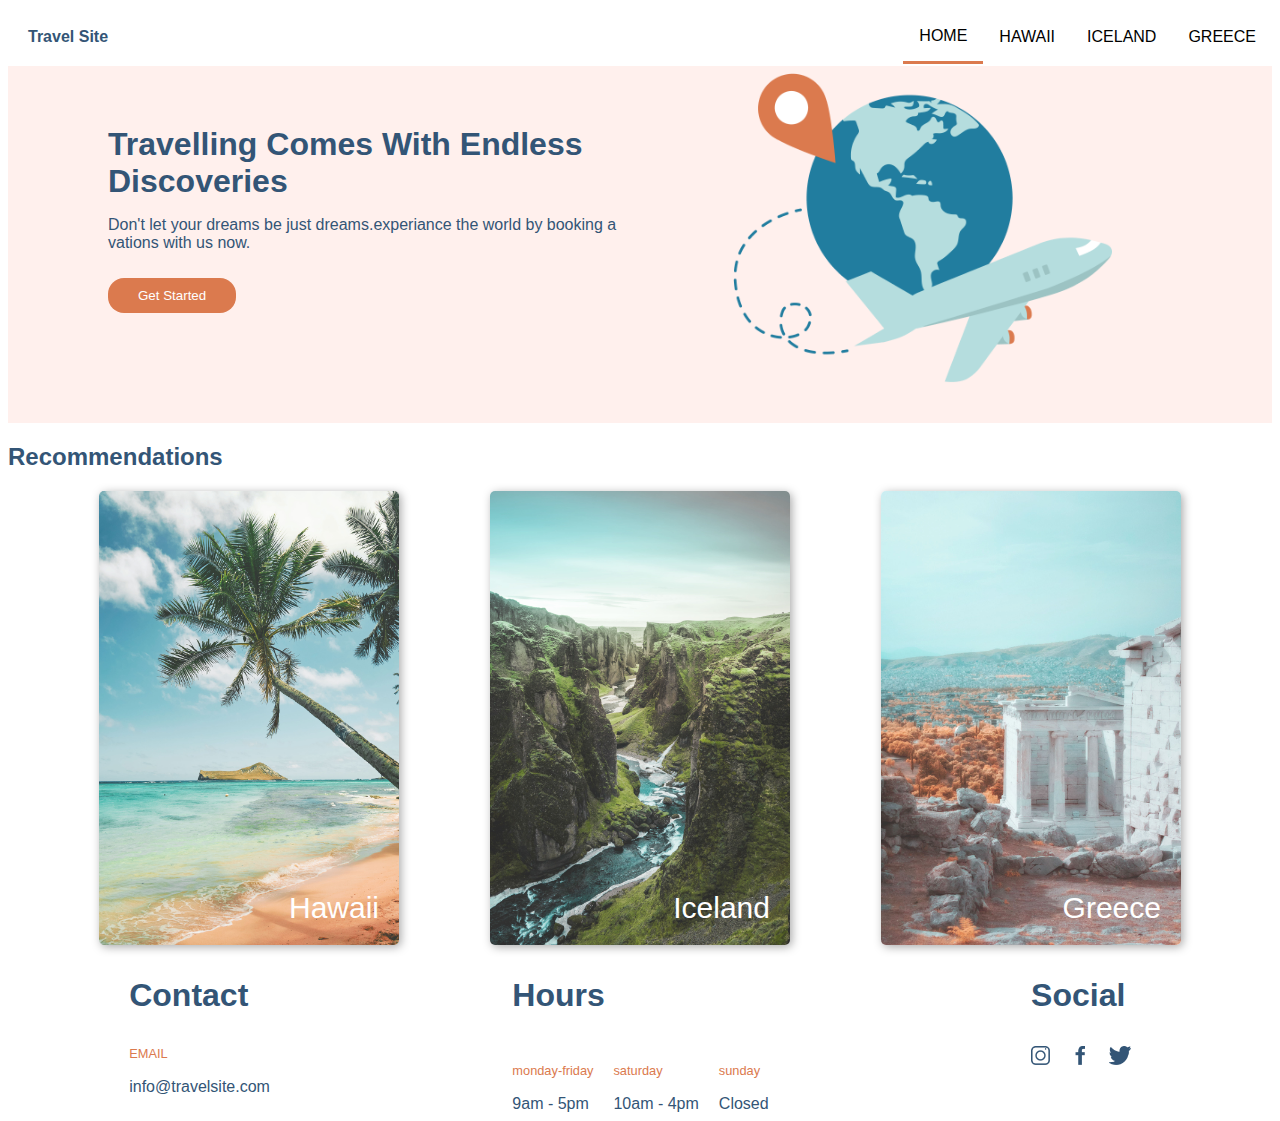
<file: index.html>
<!DOCTYPE html>
<html lang="en">
  <head>
    <meta charset="UTF-8" />
    <meta http-equiv="X-UA-Compatible" content="IE=edge" />
    <meta name="viewport" content="width=device-width, initial-scale=1.0" />
    <title>Document</title>
    <link rel="stylesheet" href="./css/global.css" />
    <link rel="stylesheet" href="./css/main.css" />
  </head>
  <body>
    <div class="topnav">
      <div class="topnav__title">travel site</div>
      <a class="topnav__link topnav__link--active" href="./index.html">home</a>
      <a class="topnav__link" href="./pages/Hawaii.html">hawaii</a>
      <a class="topnav__link" href="./pages/Iceland.html">iceland</a>
      <a class="topnav__link" href="./pages/Greece.html">greece</a>
    </div>
    <section class="hero">
      <div class="hero__container">
        <h1 class="hero__title">travelling comes with endless discoveries</h1>
        <div class="hero__content">
          Don't let your dreams be just dreams.experiance the world by booking a
          vations with us now.
        </div>
        <button class="button">Get started</button>
      </div>
      <img class="hero__img" src="./assets/images/hero.png" alt="travel" />
    </section>

    <h2>Recommendations</h2>
    <section class="city-wrapper">
      <div class="city">
        <a href="./pages/Hawaii.html"
          ><img class="resize" src="./assets/images/hawaii.jpg" alt="Hawaii" />
          <div class="city__name">Hawaii</div></a
        >
      </div>
      <div class="city">
        <a href="./pages/Iceland.html"
          ><img
            class="resize"
            src="./assets/images/iceland.jpg"
            alt="iceland"
          />
          <div class="city__name">Iceland</div></a
        >
      </div>
      <div class="city">
        <a href="./pages/Greece.html"
          ><img class="resize" src="./assets/images/greece.jpg" alt="greece" />
          <div class="city__name">Greece</div></a
        >
      </div>
    </section>

    <footer class="footer">
      <div class="contact">
        <h3>Contact</h3>
        <div>
          <h4>EMAIL</h4>
          <div class="footer__color">info@travelsite.com</div>
        </div>
      </div>
      <div class="Hours">
        <h3>Hours</h3>
        <div class="display__footer">
          <div class="d-flex">
            <h4>monday-friday</h4>
            <div class="footer__color">9am - 5pm</div>
          </div>
          <div class="d-flex">
            <h4>saturday</h4>
            <div class="footer__color">10am - 4pm</div>
          </div>
          <div class="d-flex">
            <h4>sunday</h4>
            <div class="footer__color">Closed</div>
          </div>
        </div>
      </div>
      <div class="Social">
        <h3>Social</h3>
        <div>
          <img
            class="icon"
            src="./assets/icons/icon-instagram.png"
            alt="Instagram"
          />
          <img
            class="icon"
            src="./assets/icons/icon-facebook.png"
            alt="facebook"
          />
          <img
            class="icon"
            src="./assets/icons/icon-twitter.png"
            alt="Twitter"
          />
        </div>
      </div>
    </footer>
  </body>
</html>
</file>
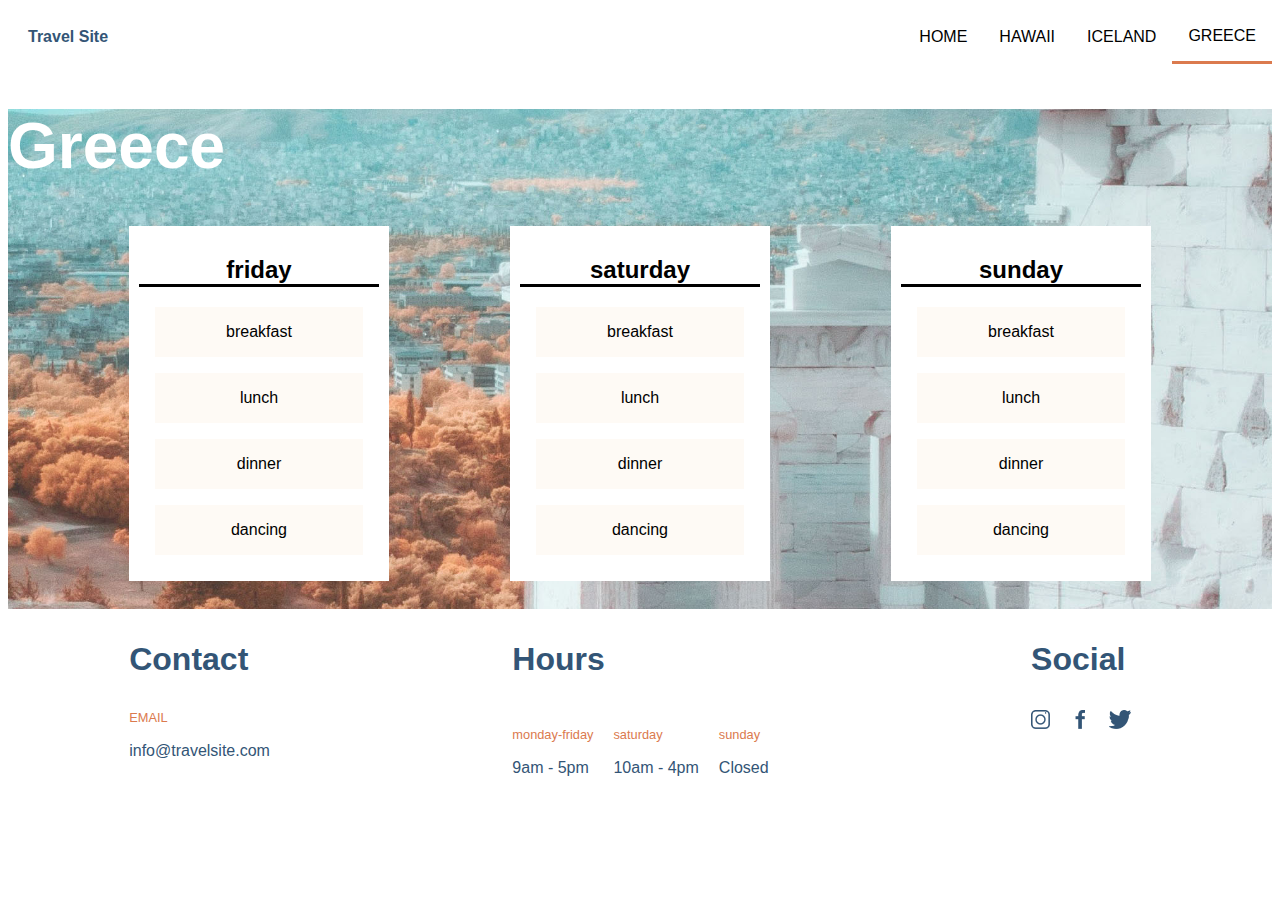
<file: pages/Greece.html>
<!DOCTYPE html>
<html lang="en">
  <head>
    <meta charset="UTF-8" />
    <meta http-equiv="X-UA-Compatible" content="IE=edge" />
    <meta name="viewport" content="width=device-width, initial-scale=1.0" />
    <title>Document</title>
    <link rel="stylesheet" href="../css/global.css" />
    <link rel="stylesheet" href="../css/destinations.css" />
  </head>
  <body>
    <div class="topnav">
      <div class="topnav__title">travel site</div>
      <a class="topnav__link" href="../index.html">home</a>
      <a class="topnav__link" href="../pages/Hawaii.html">hawaii</a>
      <a class="topnav__link" href="../pages/Iceland.html">iceland</a>
      <a class="topnav__link topnav__link--active" href="../pages/Greece.html"
        >greece</a
      >
    </div>

    <section class="days-wrapper greece">
      <h1>Greece</h1>
      <div class="days">
        <div class="day">
          <h2>friday</h2>
          <div class="back">breakfast</div>
          <div class="back">lunch</div>
          <div class="back">dinner</div>
          <div class="back">dancing</div>
        </div>
        <div class="day">
          <h2>saturday</h2>
          <div class="back">breakfast</div>
          <div class="back">lunch</div>
          <div class="back">dinner</div>
          <div class="back">dancing</div>
        </div>
        <div class="day">
          <h2>sunday</h2>
          <div class="back">breakfast</div>
          <div class="back">lunch</div>
          <div class="back">dinner</div>
          <div class="back">dancing</div>
        </div>
      </div>
    </section>

    <footer class="footer">
      <div class="contact">
        <h3>Contact</h3>
        <div>
          <h4>EMAIL</h4>
          <div class="footer__color">info@travelsite.com</div>
        </div>
      </div>
      <div class="Hours">
        <h3>Hours</h3>
        <div class="display__footer">
          <div class="d-flex">
            <h4>monday-friday</h4>
            <div class="footer__color">9am - 5pm</div>
          </div>
          <div class="d-flex">
            <h4>saturday</h4>
            <div class="footer__color">10am - 4pm</div>
          </div>
          <div class="d-flex">
            <h4>sunday</h4>
            <div class="footer__color">Closed</div>
          </div>
        </div>
      </div>
      <div class="Social">
        <h3>Social</h3>
        <div>
          <img
            class="icon"
            src="../assets/icons/icon-instagram.png"
            alt="Instagram"
          />
          <img
            class="icon"
            src="../assets/icons/icon-facebook.png"
            alt="facebook"
          />
          <img
            class="icon"
            src="../assets/icons/icon-twitter.png"
            alt="Twitter"
          />
        </div>
      </div>
    </footer>
  </body>
</html>
</file>
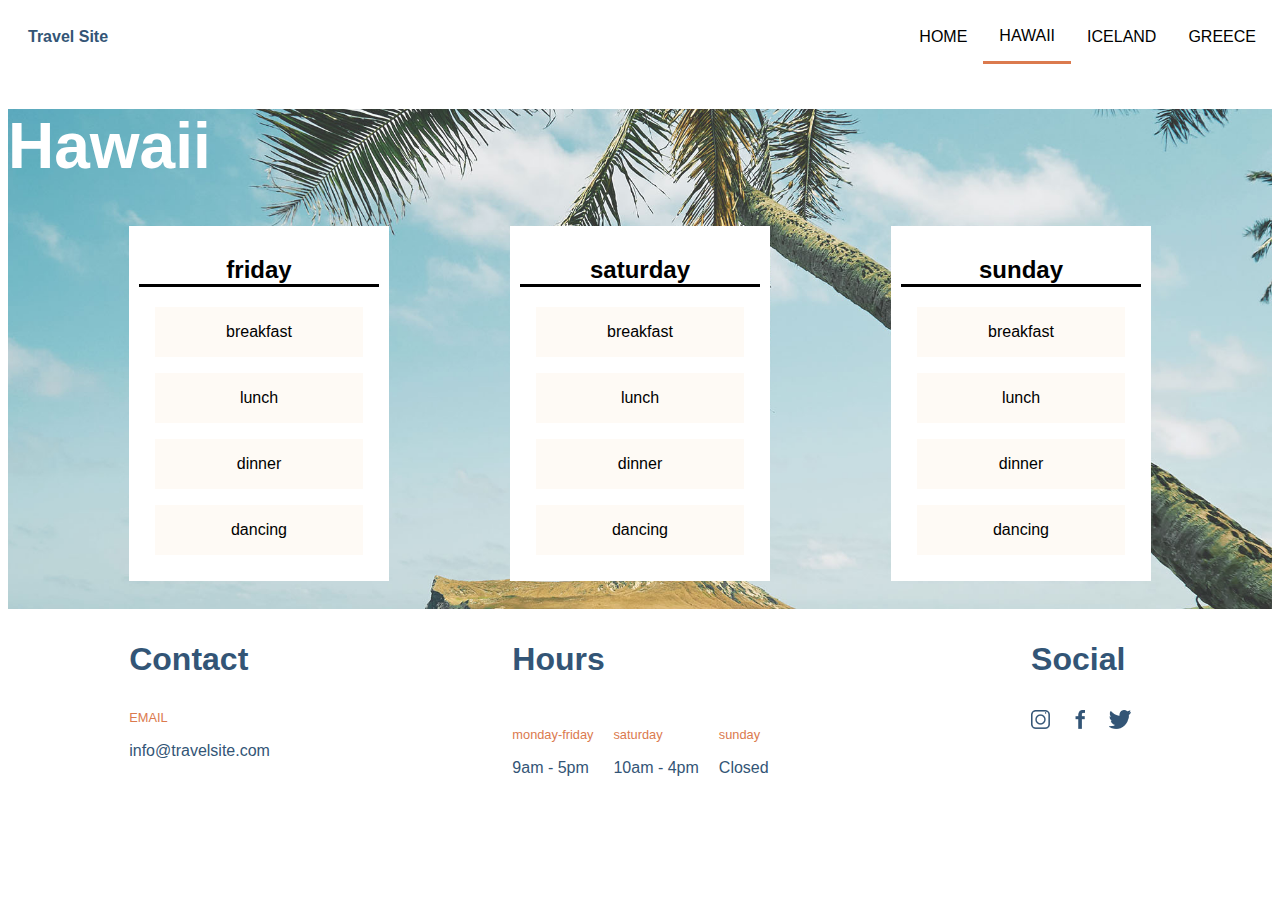
<file: pages/Hawaii.html>
<!DOCTYPE html>
<html lang="en">
  <head>
    <meta charset="UTF-8" />
    <meta http-equiv="X-UA-Compatible" content="IE=edge" />
    <meta name="viewport" content="width=device-width, initial-scale=1.0" />
    <title>Document</title>
    <link rel="stylesheet" href="../css/global.css" />
    <link rel="stylesheet" href="../css/destinations.css" />
  </head>
  <body>
    <div class="topnav">
      <div class="topnav__title">travel site</div>
      <a class="topnav__link" href="../index.html">home</a>
      <a class="topnav__link topnav__link--active" href="../pages/Hawaii.html"
        >hawaii</a
      >
      <a class="topnav__link" href="../pages/Iceland.html">iceland</a>
      <a class="topnav__link" href="../pages/Greece.html">greece</a>
    </div>

    <section class="days-wrapper hawaii">
      <h1>Hawaii</h1>
      <div class="days">
        <div class="day">
          <h2>friday</h2>
          <div class="back">breakfast</div>
          <div class="back">lunch</div>
          <div class="back">dinner</div>
          <div class="back">dancing</div>
        </div>
        <div class="day">
          <h2>saturday</h2>
          <div class="back">breakfast</div>
          <div class="back">lunch</div>
          <div class="back">dinner</div>
          <div class="back">dancing</div>
        </div>
        <div class="day">
          <h2>sunday</h2>
          <div class="back">breakfast</div>
          <div class="back">lunch</div>
          <div class="back">dinner</div>
          <div class="back">dancing</div>
        </div>
      </div>
    </section>

    <footer class="footer">
      <div class="contact">
        <h3>Contact</h3>
        <div>
          <h4>EMAIL</h4>
          <div class="footer__color">info@travelsite.com</div>
        </div>
      </div>
      <div class="Hours">
        <h3>Hours</h3>
        <div class="display__footer">
          <div class="d-flex">
            <h4>monday-friday</h4>
            <div class="footer__color">9am - 5pm</div>
          </div>
          <div class="d-flex">
            <h4>saturday</h4>
            <div class="footer__color">10am - 4pm</div>
          </div>
          <div class="d-flex">
            <h4>sunday</h4>
            <div class="footer__color">Closed</div>
          </div>
        </div>
      </div>
      <div class="Social">
        <h3>Social</h3>
        <div>
          <img
            class="icon"
            src="../assets/icons/icon-instagram.png"
            alt="Instagram"
          />
          <img
            class="icon"
            src="../assets/icons/icon-facebook.png"
            alt="facebook"
          />
          <img
            class="icon"
            src="../assets/icons/icon-twitter.png"
            alt="Twitter"
          />
        </div>
      </div>
    </footer>
  </body>
</html>
</file>
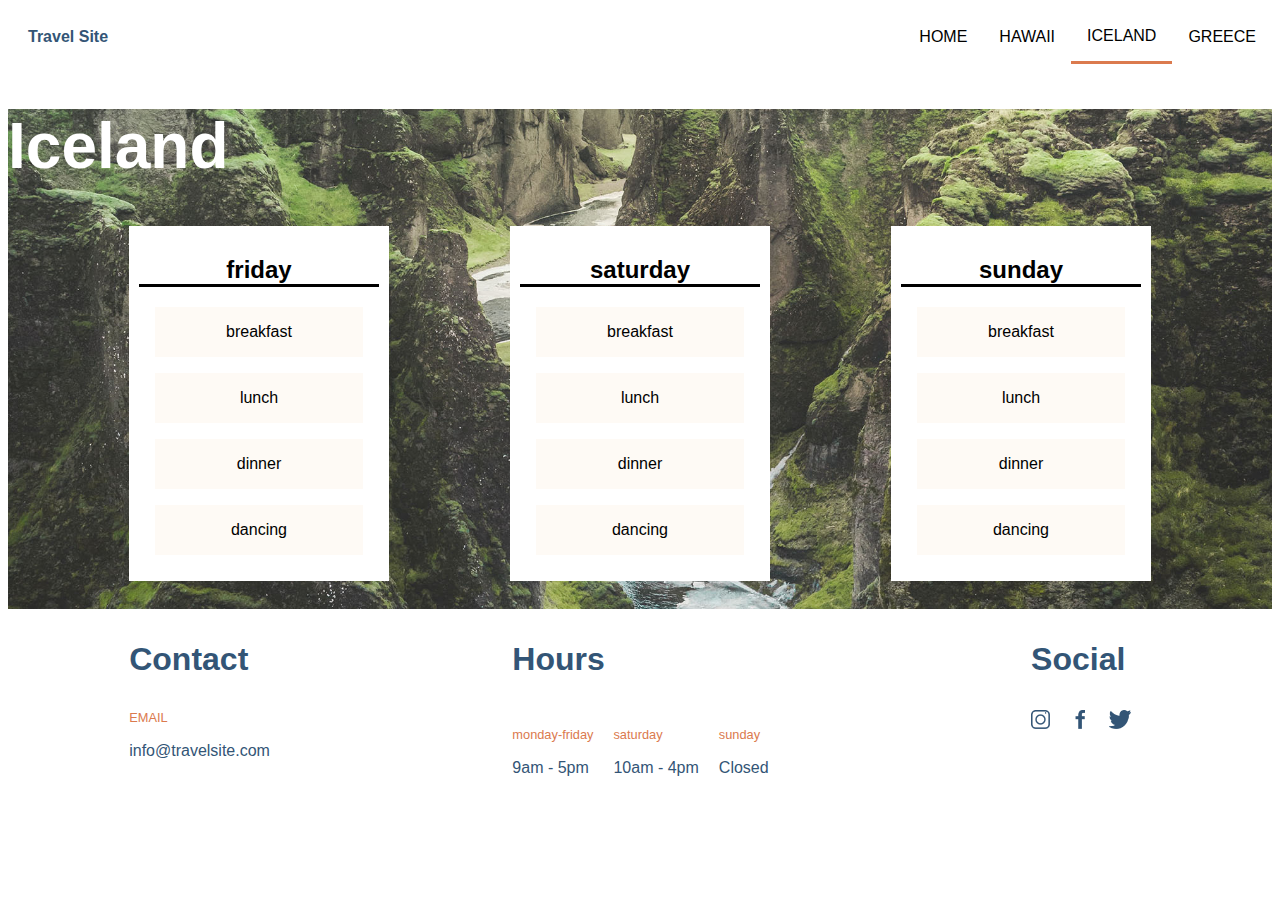
<file: pages/Iceland.html>
<!DOCTYPE html>
<html lang="en">
  <head>
    <meta charset="UTF-8" />
    <meta http-equiv="X-UA-Compatible" content="IE=edge" />
    <meta name="viewport" content="width=device-width, initial-scale=1.0" />
    <title>Document</title>
    <link rel="stylesheet" href="../css/global.css" />
    <link rel="stylesheet" href="../css/destinations.css" />
  </head>
  <body>
    <div class="topnav">
      <div class="topnav__title">travel site</div>
      <a class="topnav__link" href="../index.html">home</a>
      <a class="topnav__link" href="../pages/Hawaii.html">hawaii</a>
      <a class="topnav__link topnav__link--active" href="../pages/Iceland.html"
        >iceland</a
      >
      <a class="topnav__link" href="../pages/Greece.html">greece</a>
    </div>

    <section class="days-wrapper iceland">
      <h1>Iceland</h1>
      <div class="days">
        <div class="day">
          <h2>friday</h2>
          <div class="back">breakfast</div>
          <div class="back">lunch</div>
          <div class="back">dinner</div>
          <div class="back">dancing</div>
        </div>
        <div class="day">
          <h2>saturday</h2>
          <div class="back">breakfast</div>
          <div class="back">lunch</div>
          <div class="back">dinner</div>
          <div class="back">dancing</div>
        </div>
        <div class="day">
          <h2>sunday</h2>
          <div class="back">breakfast</div>
          <div class="back">lunch</div>
          <div class="back">dinner</div>
          <div class="back">dancing</div>
        </div>
      </div>
    </section>

    <footer class="footer">
      <div class="contact">
        <h3>Contact</h3>
        <div>
          <h4>EMAIL</h4>
          <div class="footer__color">info@travelsite.com</div>
        </div>
      </div>
      <div class="Hours">
        <h3>Hours</h3>
        <div class="display__footer">
          <div class="d-flex">
            <h4>monday-friday</h4>
            <div class="footer__color">9am - 5pm</div>
          </div>
          <div class="d-flex">
            <h4>saturday</h4>
            <div class="footer__color">10am - 4pm</div>
          </div>
          <div class="d-flex">
            <h4>sunday</h4>
            <div class="footer__color">Closed</div>
          </div>
        </div>
      </div>
      <div class="Social">
        <h3>Social</h3>
        <div>
          <img
            class="icon"
            src="../assets/icons/icon-instagram.png"
            alt="Instagram"
          />
          <img
            class="icon"
            src="../assets/icons/icon-facebook.png"
            alt="facebook"
          />
          <img
            class="icon"
            src="../assets/icons/icon-twitter.png"
            alt="Twitter"
          />
        </div>
      </div>
    </footer>
  </body>
</html>
</file>
<file: css/global.css>
body {
  font-family: Verdana, sans-serif;
}
.topnav {
  display: flex;
  align-items: center;
  background-color: #ffffff;
}
.topnav__title {
  width: 100%;
  color: #335576;
  text-transform: capitalize;
  font-weight: bolder;
  margin: 20px;
}
.topnav__link {
  text-decoration: none;
  padding: 1rem;
  color: black;
  text-transform: uppercase;
}
.topnav__link--active {
  border-bottom: 0.2rem solid #db7a4e;
}
.footer {
  display: flex;
  /* width: 100%;*/
  justify-content: space-around;
}
.display__footer {
  display: flex;
  justify-content: space-around;
  justify-self: center;
  justify-items: flex-end;
}
.icon {
  padding: 0px 20px 0px 0px;
  height: 1.2rem;
}
.d-flex {
  padding: 0px 20px 0px 0px;
}
h3 {
  color: #335576;
  font-size: 2rem;
  font-weight: bolder;
}
h4 {
  color: #db7a4e;
  font-size: 0.8rem;
  font-weight: lighter;
}
.footer__color {
  color: #335576;
}
</file>
<file: css/main.css>
.hero {
  background-color: #fff0ed;
  display: flex;
  align-items: center;
  padding-bottom: 40px;
  width: 100%;
  justify-content: space-between;
}

.hero__container {
  margin-left: auto;
}

.hero__title {
  font-size: 2rem;
  margin: 0px;
  padding: 0px 100px;
}

.hero__img {
  margin-left: auto;
  display: block;
  width: 30%;
  margin-right: 10rem;
}
.hero__content {
  font-size: 1rem;
  margin: 0px;
  padding: 1rem 100px;
  color: #335576;
}

.button {
  color: #ffffff;
  background-color: #db7a4e;
  border: 0px;
  padding: 10px 30px;
  margin: 10px 100px;
  border-radius: 1rem;
  text-transform: capitalize;
}
.resize {
  width: 300px;
  height: 100%;
}
.city-wrapper {
  display: flex;
  justify-content: space-evenly;
}
a {
  text-decoration: none;
}
.city {
  display: flex;
  border-radius: 5px;
  overflow: hidden;
  position: relative;
  box-shadow: 2px 2px 10px 0px darkgrey;
}
h1 {
  color: #335576;
  text-transform: capitalize;
}
h2 {
  color: #335576;
}
.city__name {
  text-align: right;
  position: absolute;
  bottom: 20px;
  right: 20px;
  font-size: 30px;
  color: white;
}
</file>
<file: css/destinations.css>
.days {
  display: flex;
  justify-content: space-evenly;
}

h2 {
  border-bottom: 3px solid black;
  width: 100%;
}
.day {
  background-color: white;
  width: 15rem;
  text-align: center;
  padding: 10px;
}
h1 {
  color: white;
  font-size: 4rem;
  font-weight: bolder;
}
.back {
  background-color: #fefaf5;
  border: transparent;
  margin: 1rem;
  padding: 1rem;
}
.days-wrapper {
  background-size: cover;
  background-position: center;
  background-repeat: no-repeat;
  height: 500px;
}

.days-wrapper.greece {
  background-image: url("../assets/images/greece.jpg");
}

.days-wrapper.hawaii {
  background-image: url("../assets/images/hawaii.jpg");
}
.days-wrapper.iceland {
  background-image: url("../assets/images/iceland.jpg");
}
</file>
